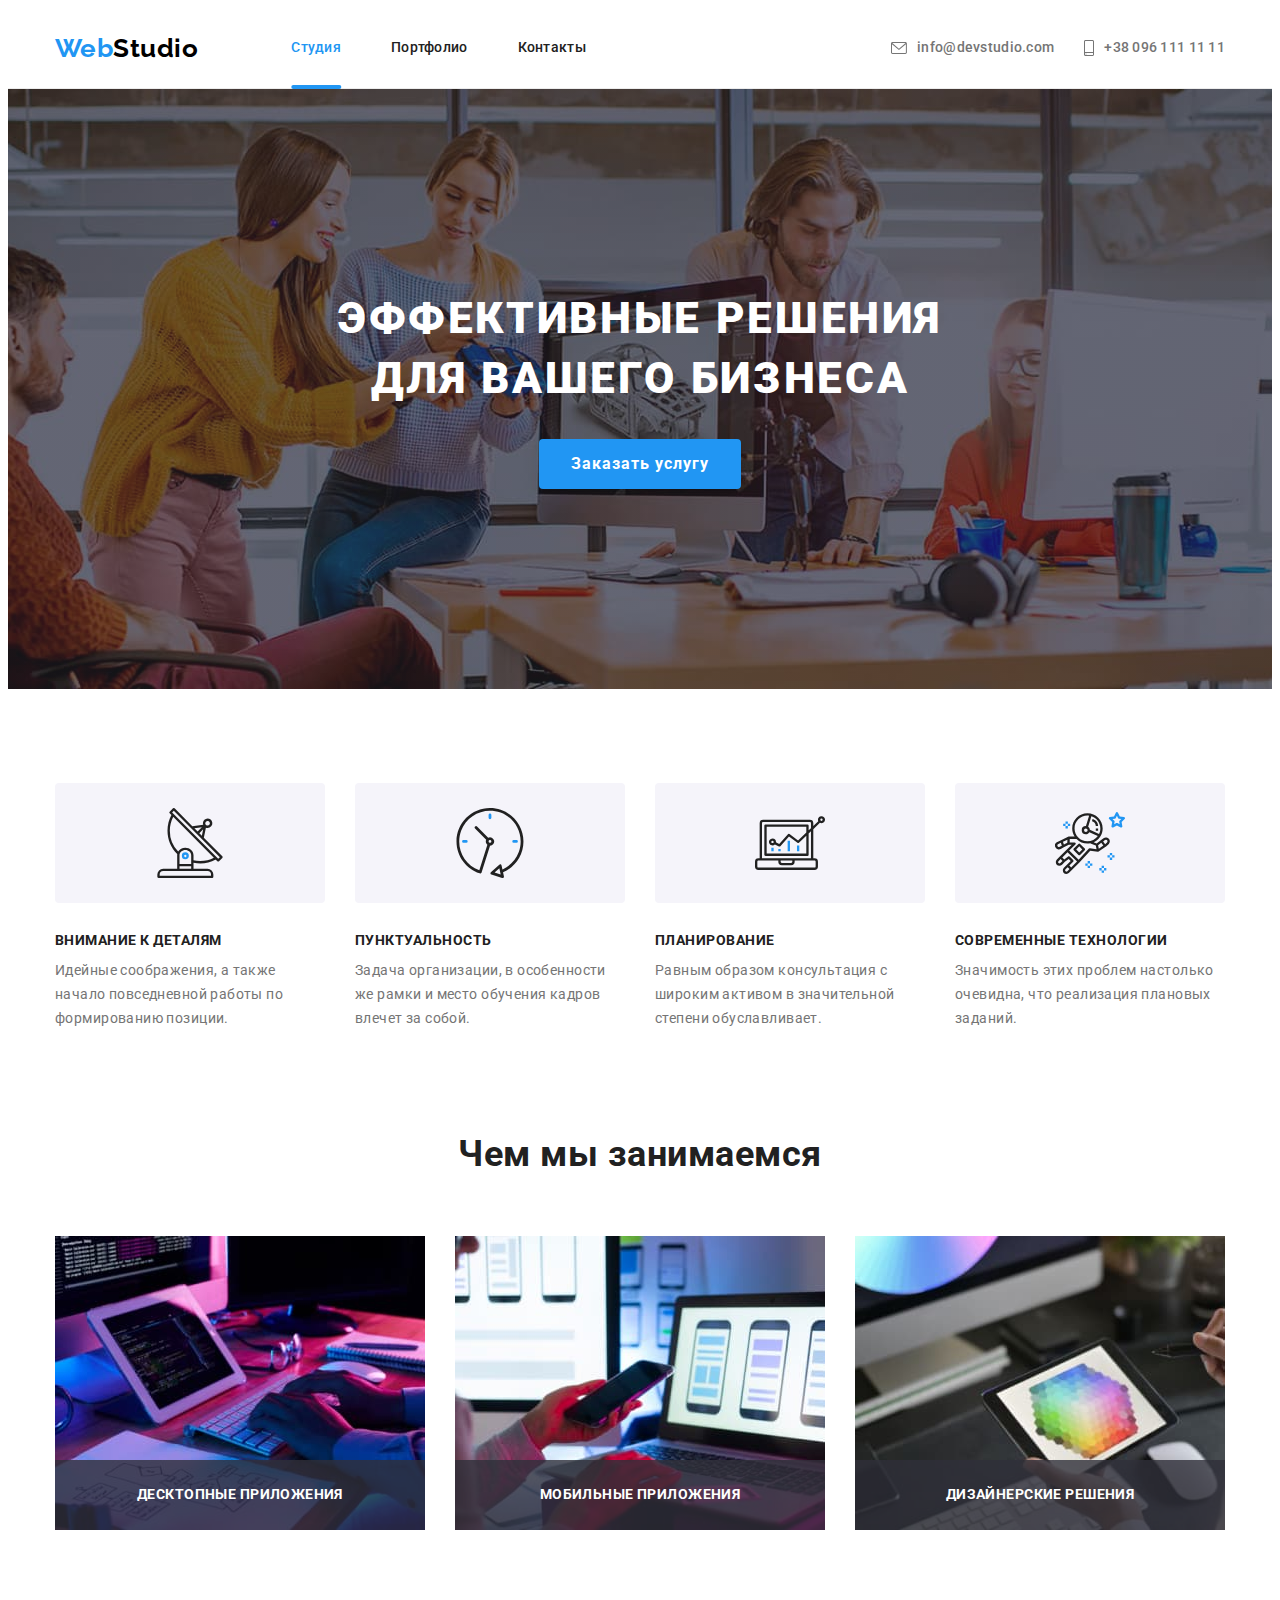
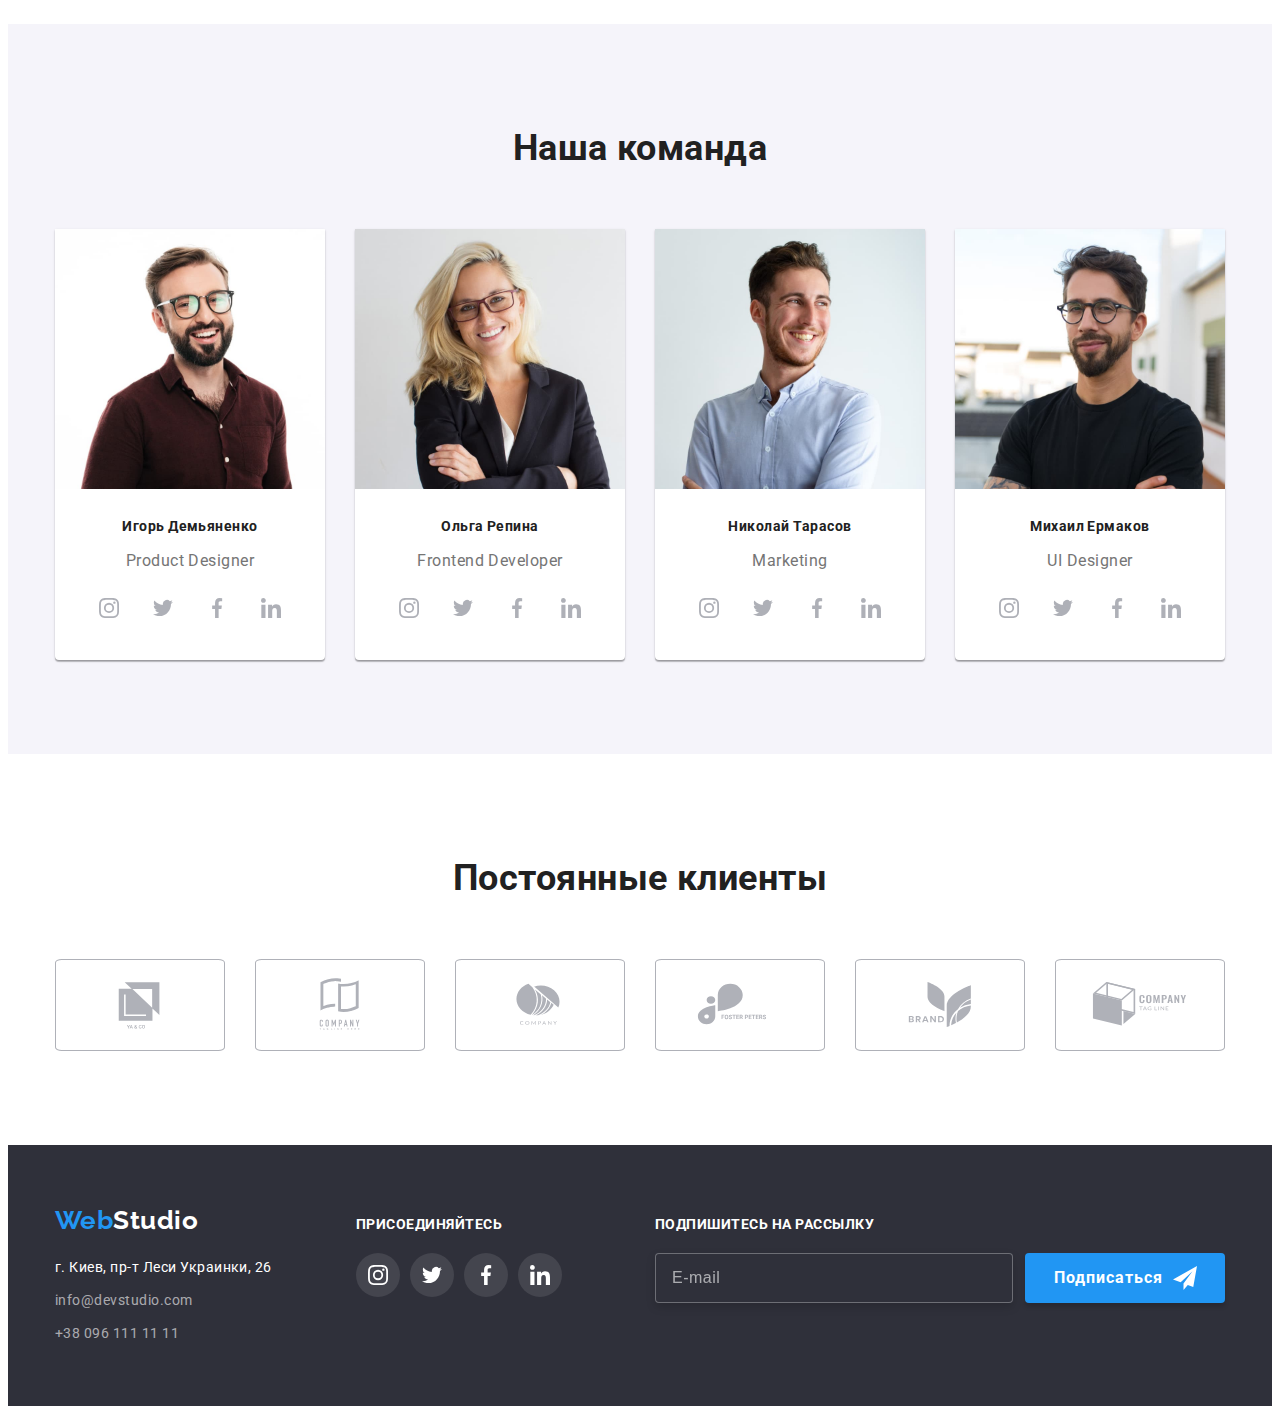
<file: index.html>
<!DOCTYPE html>
<html lang="ru">
  <head>
    <meta charset="UTF-8" />
    <meta http-equiv="X-UA-Compatible" content="IE=edge" />
    <meta name="viewport" content="width=device-width, initial-scale=1.0" />
    <title>Web Studio (Version 2.1)</title>
    <link rel="preconnect" href="https://fonts.googleapis.com" />
    <link rel="preconnect" href="https://fonts.gstatic.com" crossorigin />
    <link
      href="https://fonts.googleapis.com/css2?family=Raleway:wght@700&family=Roboto:wght@400;500;700;900&display=swap"
      rel="stylesheet"
    />
    <link
      rel="stylesheet"
      href="https://cdnjs.cloudflare.com/ajax/libs/modern-normalize/1.1.0/modern-normalize.min.css"
      integrity="sha512-wpPYUAdjBVSE4KJnH1VR1HeZfpl1ub8YT/NKx4PuQ5NmX2tKuGu6U/JRp5y+Y8XG2tV+wKQpNHVUX03MfMFn9Q=="
      crossorigin="anonymous"
      referrerpolicy="no-referrer"
    />
    <link rel="stylesheet" href="./css/main.min.css"/>
  </head>
  <body class="body">
    <header class="header">
      <div class="header__container">

        <!-- =====Logo===== -->

        <a class="logo" href="#" lang="en" >
          <span class="logo__span">Web</span>Studio
        </a>

        <!-- =====sait-nav===== -->

        <nav>
          <ul class="sait-nav">
            <li class="sait-nav__item"><a class="sait-nav__link sait-nav__link--current" href="">Студия</a></li>
            <li class="sait-nav__item"><a class="sait-nav__link" href="./portfolio.html">Портфолио</a></li>
            <li class="sait-nav__item"><a class="sait-nav__link" href="#">Контакты</a></li>
          </ul>
        </nav>

        <!-- =====contacts-nav=====  -->

        <ul class="contacts-nav">
          <li class="contacts-nav__item">
            <a class="contacts-nav__mail" href="mailto:info@devstudio.com">
              <svg class="contacts-nav__icon">
                <use href="./images/symbol-defs.svg#icon-envelope"></use>
              </svg>
              info@devstudio.com
            </a>
          </li>
          <li class="contacts-nav__item">
            <a class="contacts-nav__tell" href="tel:+380961111111">
              <svg class="contacts-nav__icon">
                <use href="./images/symbol-defs.svg#icon-smartphone"></use>
              </svg>
              +38 096 111 11 11
            </a>
          </li>
        </ul>
      </div>
    </header>

    

    <main class="main">

      <!-- =====Hero section===== -->

      <div class="hero">
        <div class="hero__container">
          <section>
            <h1 class="hero__title">
              Эффективные решения<br/>для вашего бизнеса
            </h1>

            <!-- =====button==== -->

            <button class="button" type="button"  data-modal-open>
              Заказать услугу
            </button>
            <div class="backdrop is-hidden" data-modal>
              <div class="modal">
                <button class="modal__button" data-modal-close>
                  <svg class="modal__icon-close">
                    <use href="./images/symbol-defs.svg#icon-close"></use>
                  </svg>
                </button>
                <p class="modal__text">Оставьте свои данные, мы вам перезвоним</p>
                <form class="inner">
                  <div class="inner__wrapper">
                    <label class="inner__signature" name="name"> Имя </label>
                    <span class="inner__position">
                      <input
                        class="inner__field"
                        type="text"
                        id="name"
                        autocomplete="off"
                      />
                      <svg class="inner__icon">
                        <use
                          href="./images/symbol-defs.svg#icon-person_modal"
                        ></use>
                      </svg>
                    </span>
                  </div>

                  <div class="inner__wrapper">
                    <label class="inner__signature" name="tel"> Имя </label>
                    <span class="inner__position">
                      <input
                        class="inner__field"
                        type="tel"
                        id="tel"
                        autocomplete="off"
                      />
                      <svg class="inner__icon">
                        <use
                          href="./images/symbol-defs.svg#icon-phone_modal"
                        ></use>
                      </svg>
                    </span>
                  </div>

                  <div class="inner__wrapper">
                    <label class="inner__signature" name="email"> Имя </label>
                    <span class="inner__position">
                      <input
                        class="inner__field"
                        type="email"
                        id="email"
                        autocomplete="off"
                      />
                      <svg class="inner__icon">
                        <use
                          href="./images/symbol-defs.svg#icon-email_modal"
                        ></use>
                      </svg>
                    </span>
                  </div>

                  <div class="inner__wrapper">
                    <label class="inner__signature" name="textarea">Комментарий</label>
                    <textarea
                      class="inner__field inner__field--textarea"
                      type="text"
                      id="textarea"
                      autocomplete="off"
                      placeholder="Введите текст"
                    ></textarea>
                  </div>

                  <div class="checkbox">
                    <label class="checkbox__inscription" name="checkbox">
                      <input
                        class="checkbox__check"
                        type="checkbox"
                        id="checkbox"
                        autocomplete="off"
                      />
                      <span class="checkbox__wrapper-icon">
                        <svg class="checkbox__icon">
                          <use
                            href="./images/symbol-defs.svg#icon-icon-check"
                          ></use>
                        </svg>
                      </span>
                      &nbsp; Соглашаюсь с рассылкой и принимаю &nbsp;
                      <a clas="checkbox__link" href="#">Условия договора</a>
                    </label>
                  </div>
                  <div class="inner__wrapper-submit">
                    <button type="submit" class="button">Отправить</button>
                  </div>
                </form>
              </div>
            </div>
          </section>
        </div>
      </div>

      <!-- =====section===== -->

      <section class="priorities">
        <div class="priorities__container">
          <h2 class="priorities__title"> <!-- Заголовок который нужно спрятать --></h2>
          <ul class="priorities__list">
            <li class="priorities__item">
              <div class="priorities__box">
                <svg class="priorities__icon">
                  <use href="./images/symbol-defs.svg#icon-antenna"></use>
                </svg>
              </div>
              <h3 class="priorities__headline">Внимание к деталям</h3>
              <p class="priorities__paragraph">
                Идейные соображения, а также начало повседневной работы по
                формированию позиции.
              </p>
            </li>
            <li class="priorities__item">
              <div class="priorities__box">
                <svg class="priorities__icon">
                  <use href="./images/symbol-defs.svg#icon-clock"></use>
                </svg>
              </div>
              <h3 class="priorities__headline">Пунктуальность</h3>
              <p class="priorities__paragraph">
                Задача организации, в особенности же рамки и место обучения
                кадров влечет за собой.
              </p>
            </li>
            <li class="priorities__item">
              <div class="priorities__box">
                <svg class="priorities__icon">
                  <use href="./images/symbol-defs.svg#icon-diagram"></use>
                </svg>
              </div>
              <h3 class="priorities__headline">Планирование</h3>
              <p class="priorities__paragraph">
                Равным образом консультация с широким активом в значительной
                степени обуславливает.
              </p>
            </li>
            <li class="priorities__item">
              <div class="priorities__box">
                <svg class="priorities__icon">
                  <use href="./images/symbol-defs.svg#icon-astronaut"></use>
                </svg>
              </div>
              <h3 class="priorities__headline">Современные технологии</h3>
              <p class="priorities__paragraph">
                Значимость этих проблем настолько очевидна, что реализация
                плановых заданий.
              </p>
            </li>
          </ul>
        </div>
      </section>

      <!-- =====What are we doing===== -->

      <section class="classes">
        <div class="classes__container">
          <h2 class="classes__title">Чем мы занимаемся</h2>
          <ul class="classes__list">
            <li class="classes__item">
              <img
                class="classes__no-gap"
                width="370"
                src="./images/what_are_we_doing_1.jpg"
                alt="Разработка проэкта"
              />
              <p class="classes__text">Десктопные приложения</p>
            </li>
            <li class="classes__item">
              <img
                class="classes__no-gap"
                width="370"
                src="./images/what_are_we_doing_2.jpg"
                alt="Оптимизация под мобильные устройства"
              />
              <p class="classes__text">Мобильные приложения</p>
            </li>
            <li class="classes__item">
              <img
                class="classes__no-gap"
                width="370"
                src="./images/what_are_we_doing_3.jpg"
                alt="Дизайнерские решения"
              />
              <p class="classes__text">Дизайнерские решения</p>
            </li>
          </ul>
        </div>
      </section>

      <!-- =====Our team===== -->

      <section class="representatives">
        <div class="representatives__container">
          <h2 class="representatives__title">Наша команда</h2>
          <ul class="representatives__list">

            <li class="representatives__item">
              <img
                class="representatives__no-gap"
                width="270"
                src="./images/ihor.jpg"
                alt="Игорь Демьяненко"
              />
              <div class="representatives__wrrapper">
                <h3 class="representatives__headline center">Игорь Демьяненко</h3>
                <p lang="en" class="representatives__text">Product Designer</p>                
                <!-- <section class="networks">
                  <a href="/" class="networks__link">
                    <svg class="networks__icon">
                      <use href="./images/symbol-defs.svg#icon-instagram"></use>
                    </svg>
                  </a>
                  <a href="/" class="networks__link">
                    <svg class="networks__icon">
                      <use href="./images/symbol-defs.svg#icon-twitter"></use>
                    </svg>
                  </a>
                  <a href="/" class="networks__link">
                    <svg class="networks__icon">
                      <use href="./images/symbol-defs.svg#icon-facebook"></use>
                    </svg>
                  </a>
                  <a href="/" class="networks__link">
                    <svg class="networks__icon">
                      <use href="./images/symbol-defs.svg#icon-linkedin"></use>
                    </svg>
                  </a>
                </section> -->

                <section class="socials">
                  <ul class="socials__list">
                    <li class="socials__item">
                      <a href="/" class="socials__link">
                        <svg class="socials__icon">
                          <use href="./images/symbol-defs.svg#icon-instagram"></use>
                        </svg>
                      </a>
                    </li>
                
                    <li class="socials__item">
                      <a href="/" class="socials__link">
                        <svg class="socials__icon">
                          <use href="./images/symbol-defs.svg#icon-twitter"></use>
                        </svg>
                      </a>
                    </li>
                
                    <li class="socials__item">
                      <a href="/" class="socials__link">
                        <svg class="socials__icon">
                          <use href="./images/symbol-defs.svg#icon-facebook"></use>
                        </svg>
                      </a>
                    </li>
                
                    <li class="socials__item">
                      <a href="/" class="socials__link">
                        <svg class="socials__icon">
                          <use href="./images/symbol-defs.svg#icon-linkedin"></use>
                        </svg>
                      </a>
                    </li>
                  </ul>
                </section>
              </div>
            </li>

            <li class="representatives__item">
              <img
                class="representatives__no-gap"
                width="270"
                src="./images/olga.jpg"
                alt="Ольга Репина"
              />
              <div class="representatives__wrrapper">
                <h3 class="representatives__headline center">Ольга Репина</h3>
                <p lang="en" class="representatives__text center">Frontend Developer</p>
                <!-- <section class="networks">
                  <a href="/" class="networks__link">
                    <svg class="networks__icon">
                      <use href="./images/symbol-defs.svg#icon-instagram"></use>
                    </svg>
                  </a>
                  <a href="/" class="networks__link">
                    <svg class="networks__icon">
                      <use href="./images/symbol-defs.svg#icon-twitter"></use>
                    </svg>
                  </a>
                  <a href="/" class="networks__link">
                    <svg class="networks__icon">
                      <use href="./images/symbol-defs.svg#icon-facebook"></use>
                    </svg>
                  </a>
                  <a href="/" class="networks__link">
                    <svg class="networks__icon">
                      <use href="./images/symbol-defs.svg#icon-linkedin"></use>
                    </svg>
                  </a>
                </section> -->

                <section class="socials">
                  <ul class="socials__list">
                    <li class="socials__item">
                      <a href="/" class="socials__link">
                        <svg class="socials__icon">
                          <use href="./images/symbol-defs.svg#icon-instagram"></use>
                        </svg>
                      </a>
                    </li>
                
                    <li class="socials__item">
                      <a href="/" class="socials__link">
                        <svg class="socials__icon">
                          <use href="./images/symbol-defs.svg#icon-twitter"></use>
                        </svg>
                      </a>
                    </li>
                
                    <li class="socials__item">
                      <a href="/" class="socials__link">
                        <svg class="socials__icon">
                          <use href="./images/symbol-defs.svg#icon-facebook"></use>
                        </svg>
                      </a>
                    </li>
                
                    <li class="socials__item">
                      <a href="/" class="socials__link">
                        <svg class="socials__icon">
                          <use href="./images/symbol-defs.svg#icon-linkedin"></use>
                        </svg>
                      </a>
                    </li>
                  </ul>
                </section>
              </div>
            </li>

            <li class="representatives__item">
              <img
                class="representatives__no-gap"
                width="270"
                src="./images/nikolay.jpg"
                alt="Николай Тарасов"
              />
              <div class="representatives__wrrapper">
                <h3 class="representatives__headline center">Николай Тарасов</h3>
                <p lang="en" class="representatives__text center">Marketing</p>
                <!-- <section class="networks">
                  <a href="/" class="networks__link">
                    <svg class="networks__icon">
                      <use href="./images/symbol-defs.svg#icon-instagram"></use>
                    </svg>
                  </a>
                  <a href="/" class="networks__link">
                    <svg class="networks__icon">
                      <use href="./images/symbol-defs.svg#icon-twitter"></use>
                    </svg>
                  </a>
                  <a href="/" class="networks__link">
                    <svg class="networks__icon">
                      <use href="./images/symbol-defs.svg#icon-facebook"></use>
                    </svg>
                  </a>
                  <a href="/" class="networks__link">
                    <svg class="networks__icon">
                      <use href="./images/symbol-defs.svg#icon-linkedin"></use>
                    </svg>
                  </a>
                </section> -->

                <section class="socials">
                  <ul class="socials__list">
                    <li class="socials__item">
                      <a href="/" class="socials__link">
                        <svg class="socials__icon">
                          <use href="./images/symbol-defs.svg#icon-instagram"></use>
                        </svg>
                      </a>
                    </li>
                
                    <li class="socials__item">
                      <a href="/" class="socials__link">
                        <svg class="socials__icon">
                          <use href="./images/symbol-defs.svg#icon-twitter"></use>
                        </svg>
                      </a>
                    </li>
                
                    <li class="socials__item">
                      <a href="/" class="socials__link">
                        <svg class="socials__icon">
                          <use href="./images/symbol-defs.svg#icon-facebook"></use>
                        </svg>
                      </a>
                    </li>
                
                    <li class="socials__item">
                      <a href="/" class="socials__link">
                        <svg class="socials__icon">
                          <use href="./images/symbol-defs.svg#icon-linkedin"></use>
                        </svg>
                      </a>
                    </li>
                  </ul>
                </section>
              </div>
            </li>

            <li class="representatives__item">
              <img
                class="representatives__no-gap"
                width="270"
                src="./images/mihail.jpg"
                alt="Михаил Ермаков"
              />
              <div class="representatives__wrrapper">
                <h3 class="representatives__headline center">Михаил Ермаков</h3>
                <p lang="en" class="representatives__text">UI Designer</p>
                <!-- <section class="networks">
                  <a href="/" class="networks__link">
                    <svg class="networks__icon">
                      <use href="./images/symbol-defs.svg#icon-instagram"></use>
                    </svg>
                  </a>
                  <a href="/" class="networks__link">
                    <svg class="networks__icon">
                      <use href="./images/symbol-defs.svg#icon-twitter"></use>
                    </svg>
                  </a>
                  <a href="/" class="networks__link">
                    <svg class="networks__icon">
                      <use href="./images/symbol-defs.svg#icon-facebook"></use>
                    </svg>
                  </a>
                  <a href="/" class="networks__link">
                    <svg class="networks__icon">
                      <use href="./images/symbol-defs.svg#icon-linkedin"></use>
                    </svg>
                  </a>
                </section> -->

                <section class="socials">
                  <ul class="socials__list">
                    <li class="socials__item">
                      <a href="/" class="socials__link">
                        <svg class="socials__icon">
                          <use href="./images/symbol-defs.svg#icon-instagram"></use>
                        </svg>
                      </a>
                    </li>
                
                    <li class="socials__item">
                      <a href="/" class="socials__link">
                        <svg class="socials__icon">
                          <use href="./images/symbol-defs.svg#icon-twitter"></use>
                        </svg>
                      </a>
                    </li>
                
                    <li class="socials__item">
                      <a href="/" class="socials__link">
                        <svg class="socials__icon">
                          <use href="./images/symbol-defs.svg#icon-facebook"></use>
                        </svg>
                      </a>
                    </li>
                
                    <li class="socials__item">
                      <a href="/" class="socials__link">
                        <svg class="socials__icon">
                          <use href="./images/symbol-defs.svg#icon-linkedin"></use>
                        </svg>
                      </a>
                    </li>
                  </ul>
                </section>
              </div>
            </li>
          </ul>
        </div>
      </section>

      <!-- =====Regular customers===== -->

      <section class="customers">
        <div class="customers__container">
          <h2 class="customers__title">Постоянные клиенты</h2>
          <ul class="customers__list">

            <li class="customers__item">
              <a href="/" class="customers__link">
                <svg class="customers__icon">
                  <use href="./images/symbol-defs.svg#icon-group_1"></use>
                </svg>
              </a>
            </li>

            <li class="customers__item">
              <a href="/" class="customers__link">
                <svg class="customers__icon">
                  <use href="./images/symbol-defs.svg#icon-group_2"></use>
                </svg>
              </a>
            </li>

            <li class="customers__item">
              <a href="/" class="customers__link">
                <svg class="customers__icon">
                  <use href="./images/symbol-defs.svg#icon-group_3"></use>
                </svg>
              </a>
            </li>

            <li class="customers__item">
              <a href="/" class="customers__link">
                <svg class="customers__icon">
                  <use href="./images/symbol-defs.svg#icon-group_4"></use>
                </svg>
              </a>
            </li>

            <li class="customers__item">
              <a href="/" class="customers__link">
                <svg class="customers__icon">
                  <use href="./images/symbol-defs.svg#icon-group_5"></use>
                </svg>
              </a>
            </li>

            <li class="customers__item">
              <a href="/" class="customers__link">
                <svg class="customers__icon">
                  <use href="./images/symbol-defs.svg#icon-group_6"></use>
                </svg>
              </a>
            </li>
          </ul>
        </div>
      </section>
    </main>

    <!-- =====Footer===== -->

    <footer class="footer">
      <div class="footer__container">
        <div class="footer__text">

          <!-- =====Logo===== -->

          <a class="logo logo--footer" href="#" lang="en">
            <span class="logo__span">Web</span>Studio
          </a>

          <!-- =====Adress===== -->

          <address class="adress">
            <ul class="adress_list">
              <li class="adress_item">
                <a
                 class="adress_link adress_link--geolocation"
                  href="https://goo.gl/maps/e9gc64bWVvTJH4VD8"                 
                  >г. Киев, пр-т Леси Украинки, 26
                </a>
              </li>
              <li class="adress_item">
                <a class="adress_link" href="mailto:info@devstudio.com" 
                  >info@devstudio.com
                </a>
              </li>
              <li class="adress_item">
                <a class="adress_link" href="tel:+380961111111" >+38 096 111 11 11</a>
              </li>
            </ul>
          </address>
        </div>

        <!-- =====Join===== -->

        <div class="join">
          <h2 class="join__title">присоединяйтесь</h2>
          <section class="socials">
            <ul class="socials__list">
              <li class="socials__item">
                <a href="/" class="socials__link socials__link--footer">
                  <svg class="socials__icon">
                    <use
                      href="./images/symbol-defs.svg#icon-instagram_footer"
                    ></use>
                  </svg>
                </a>
              </li>

              <li class="socials__item">
                <a href="/" class="socials__link socials__link--footer">
                  <svg class="socials__icon">
                    <use
                      href="./images/symbol-defs.svg#icon-twitter_footer"
                    ></use>
                  </svg>
                </a>
              </li>

              <li class="socials__item">
                <a href="/" class="socials__link socials__link--footer">
                  <svg class="socials__icon">
                    <use
                      href="./images/symbol-defs.svg#icon-facebook_footer"
                    ></use>
                  </svg>
                </a>
              </li>

              <li class="socials__item">
                <a href="/" class="socials__link socials__link--footer">
                  <svg class="socials__icon">
                    <use
                      href="./images/symbol-defs.svg#icon-linkedin_footer"
                    ></use>
                  </svg>
                </a>
              </li>
            </ul>
          </section>
        </div>

        <!-- =====Subscription===== -->

        <div class="subscription">
          <h2 class="subscription__title">Подпишитесь на рассылку</h2>
          <form class="subscription__form" action="" autocomplete="off">
            <input
              class="subscription__field"
              type="emeil"
              name="meil"
              placeholder="E-mail"
            />

            <button class="button button--footer" type="submit" data-modal-open>
              Подписаться
              <svg class="subscription__icon">
                <use href="./images/symbol-defs.svg#icon-icon_send"></use>
              </svg>
            </button>
          </form>
        </div>
      </div>
    </footer>

    <script src="./js/modal.js"></script>
  </body>
</html>
</file>
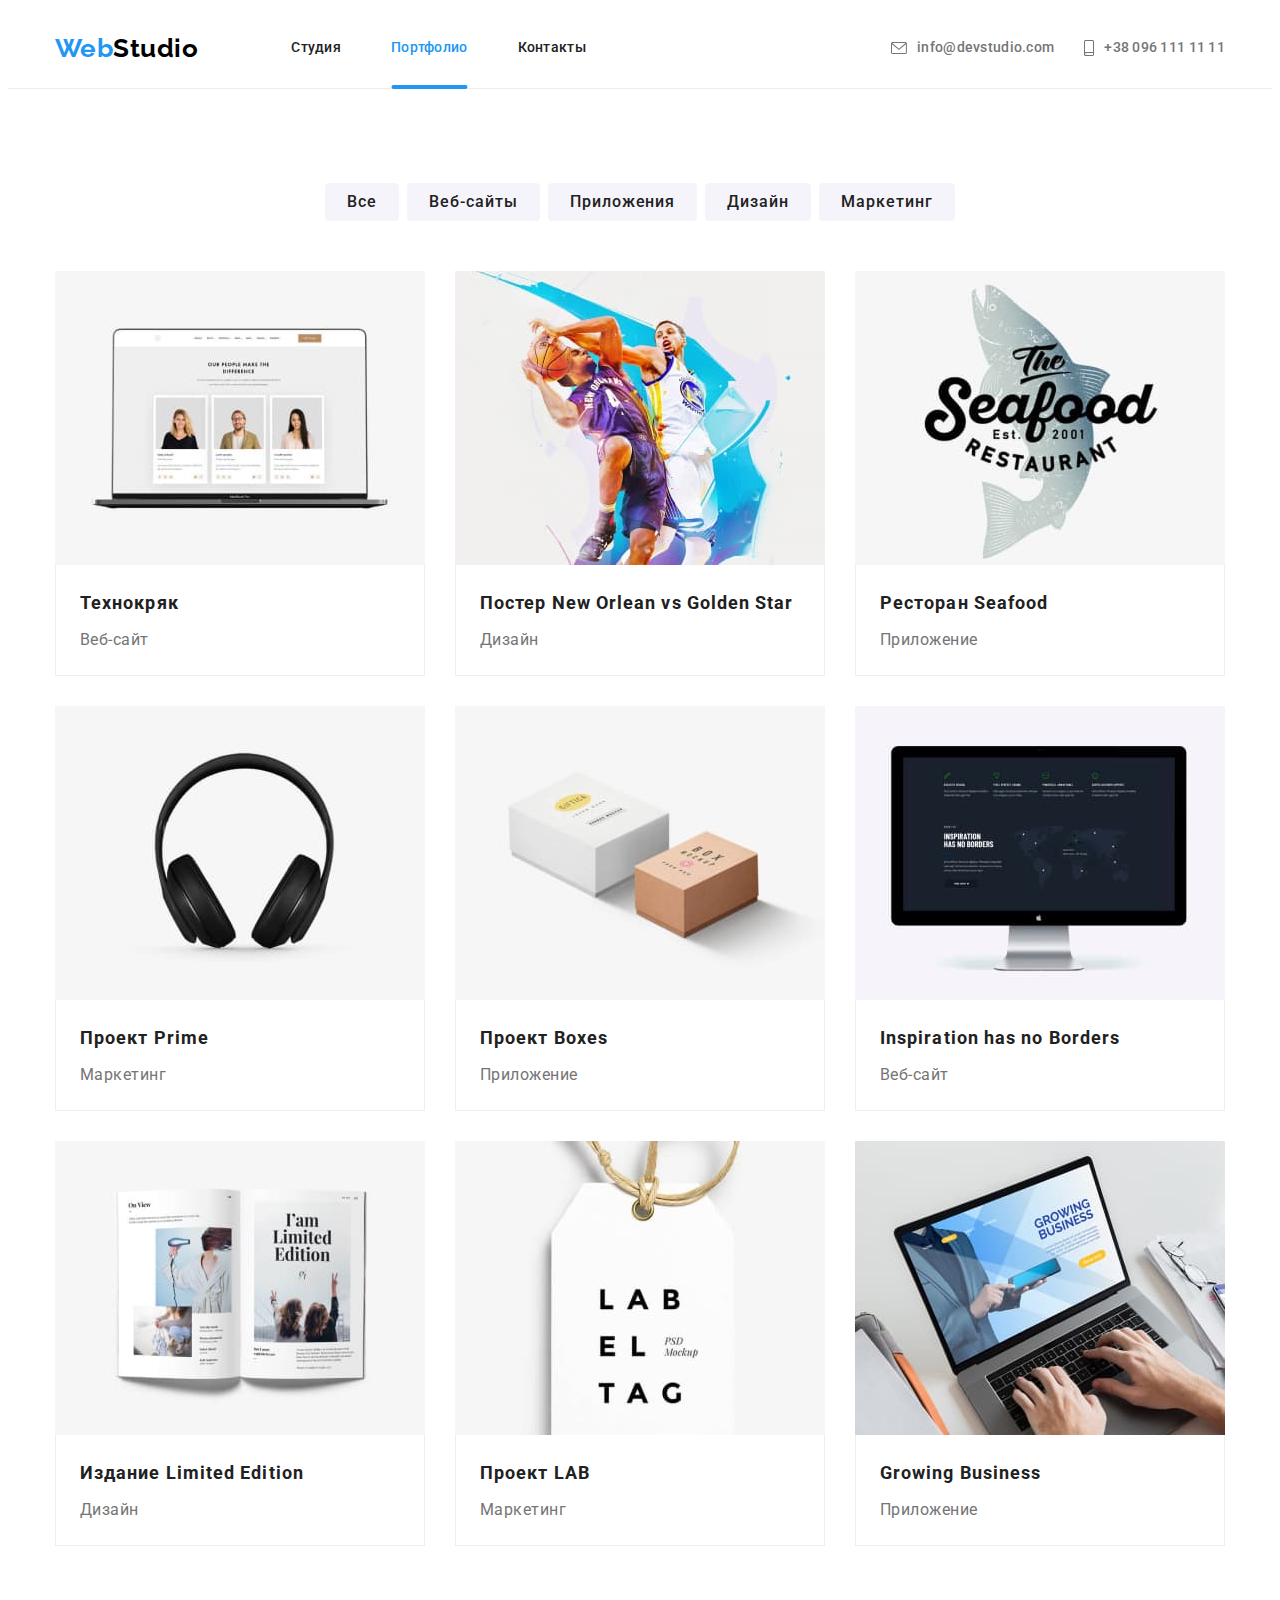
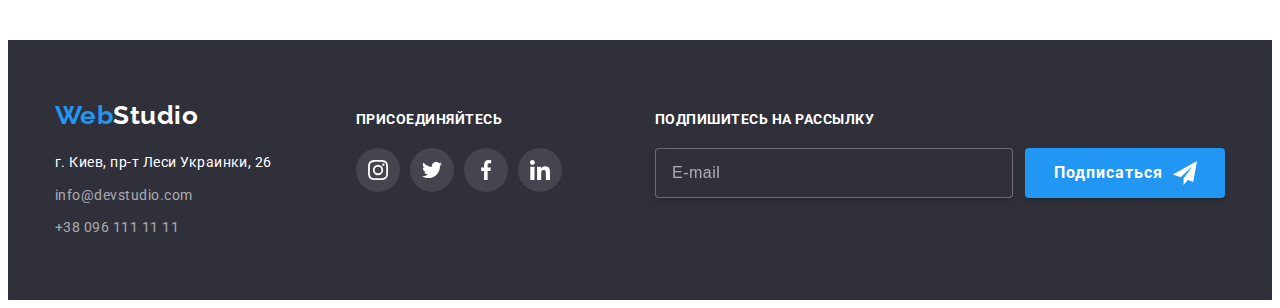
<file: portfolio.html>
<!DOCTYPE html>
<html lang="ru">

<head>
  <meta charset="UTF-8" />
  <meta http-equiv="X-UA-Compatible" content="IE=edge" />
  <meta name="viewport" content="width=device-width, initial-scale=1.0" />
  <title>Web Studio (Version 2.1)</title>
  <link rel="preconnect" href="https://fonts.googleapis.com" />
  <link rel="preconnect" href="https://fonts.gstatic.com" crossorigin />
  <link href="https://fonts.googleapis.com/css2?family=Raleway:wght@700&family=Roboto:wght@400;500;700;900&display=swap"
    rel="stylesheet" />
  <link rel="stylesheet" href="https://cdnjs.cloudflare.com/ajax/libs/modern-normalize/1.1.0/modern-normalize.min.css"
    integrity="sha512-wpPYUAdjBVSE4KJnH1VR1HeZfpl1ub8YT/NKx4PuQ5NmX2tKuGu6U/JRp5y+Y8XG2tV+wKQpNHVUX03MfMFn9Q=="
    crossorigin="anonymous" referrerpolicy="no-referrer" />
  <link rel="stylesheet" href="./css/main.min.css" />
</head>

<body class="body">
  <header class="header">
    <div class="header__container">

      <!-- =====Logo===== -->

      <a class="logo" href="#" lang="en">
        <span class="logo__span">Web</span>Studio
      </a>

      <!-- =====sait-nav===== -->

      <nav>
        <ul class="sait-nav">
          <li class="sait-nav__item"><a class="sait-nav__link" href="./index.html">Студия</a></li>
          <li class="sait-nav__item"><a class="sait-nav__link sait-nav__link--current" href="#">Портфолио</a></li>
          <li class="sait-nav__item"><a class="sait-nav__link" href="#">Контакты</a></li>
        </ul>
      </nav>

      <!-- =====contacts-nav=====  -->

      <ul class="contacts-nav">
        <li class="contacts-nav__item">
          <a class="contacts-nav__mail" href="mailto:info@devstudio.com">
            <svg class="contacts-nav__icon">
              <use href="./images/symbol-defs.svg#icon-envelope"></use>
            </svg>
            info@devstudio.com
          </a>
        </li>
        <li class="contacts-nav__item">
          <a class="contacts-nav__tell" href="tel:+380961111111">
            <svg class="contacts-nav__icon">
              <use href="./images/symbol-defs.svg#icon-smartphone"></use>
            </svg>
            +38 096 111 11 11
          </a>
        </li>
      </ul>
    </div>
  </header>

  <main>
    <section class="portfolio">
      <div class="portfolio__container">
        <h1 class="portfolio__title"></h1>
        <!-- Заголовок который нужно спрятать -->
  
        <!-- =====button===== -->
  
        <ul class="filters">
          <li class="filters__item">
            <button type="button" class="filters__button">Все</button>
          </li>
          <li class="filters__item">
            <button type="button" class="filters__button">Веб-сайты</button>
          </li>
          <li class="filters__item">
            <button type="button" class="filters__button">Приложения</button>
          </li>
          <li class="filters__item">
            <button type="button" class="filters__button">Дизайн</button>
          </li>
          <li class="item">
            <button type="filters__button" class="filters__button">Маркетинг</button>
          </li>
        </ul>
  
        <!-- ======cards===== -->
  
        <ul class="cards">
          <li class="cards__item">
            <div class="cards__container">
              <a class="cards__link" href="#">
                <div class="cards__box">
                  <img src="./images/tehnocryak.jpg" alt="Веб-сайт" width="370" class="cards__photo" />
                  <p class="cards__paragraph">
                    Технокряк это современная площадка распространения
                    коронавируса. Компании используют эту платформу для
                    цифрового шпионажа и атак на защищённые сервера
                    конкурентов.
                  </p>
                </div>
                <div class="cards__border">
                  <h2 class="cards__title">Технокряк</h2>
                  <p class="cards__text">Веб-сайт</p>
                </div>
              </a>
            </div>
          </li>
  
          <li class="cards__item">
            <div class="cards__container">
              <a class="cards__link" href="#">
                <div class="cards__box">
                  <img src="./images/new_orlean_vs_golden_star.jpg" alt="Веб-сайт" width="370" class="cards__photo" />
                  <p class="cards__paragraph">
                    Технокряк это современная площадка распространения
                    коронавируса. Компании используют эту платформу для
                    цифрового шпионажа и атак на защищённые сервера
                    конкурентов.
                  </p>
                </div>
                <div class="cards__border">
                  <h2 class="cards__title">Постер New Orlean vs Golden Star</h2>
                  <p class="cards__text">Дизайн</p>
                </div>
              </a>
            </div>
          </li>
  
          <li class="cards__item">
            <div class="cards__container">
              <a class="cards__link" href="#">
                <div class="cards__box">
                  <img src="./images/seafood.jpg" alt="Веб-сайт" width="370" class="cards__photo" />
                  <p class="cards__paragraph">
                    Технокряк это современная площадка распространения
                    коронавируса. Компании используют эту платформу для
                    цифрового шпионажа и атак на защищённые сервера
                    конкурентов.
                  </p>
                </div>
                <div class="cards__border">
                  <h2 class="cards__title">Ресторан Seafood</h2>
                  <p class="cards__text">Приложение</p>
                </div>
              </a>
            </div>
          </li>
  
          <li class="cards__item">
            <div class="cards__container">
              <a class="cards__link" href="#">
                <div class="cards__box">
                  <img src="./images/prime.jpg" alt="Веб-сайт" width="370" class="cards__photo" />
                  <p class="cards__paragraph">
                    Технокряк это современная площадка распространения
                    коронавируса. Компании используют эту платформу для
                    цифрового шпионажа и атак на защищённые сервера
                    конкурентов.
                  </p>
                </div>
                <div class="cards__border">
                  <h2 class="cards__title">Проект Prime</h2>
                  <p class="cards__text">Маркетинг</p>
                </div>
              </a>
            </div>
          </li>
  
          <li class="cards__item">
            <div class="cards__container">
              <a class="cards__link" href="#">
                <div class="cards__box">
                  <img src="./images/boxes.jpg" alt="Веб-сайт" width="370" class="cards__photo" />
                  <p class="cards__paragraph">
                    Технокряк это современная площадка распространения
                    коронавируса. Компании используют эту платформу для
                    цифрового шпионажа и атак на защищённые сервера
                    конкурентов.
                  </p>
                </div>
                <div class="cards__border">
                  <h2 class="cards__title">Проект Boxes</h2>
                  <p class="cards__text">Приложение</p>
                </div>
              </a>
            </div>
          </li>
  
          <li class="cards__item">
            <div class="cards__container">
              <a class="cards__link" href="#">
                <div class="cards__box">
                  <img src="./images/inspiration_has_no_borders.jpg" alt="Веб-сайт" width="370" class="cards__photo" />
                  <p class="cards__paragraph">
                    Технокряк это современная площадка распространения
                    коронавируса. Компании используют эту платформу для
                    цифрового шпионажа и атак на защищённые сервера
                    конкурентов.
                  </p>
                </div>
                <div class="cards__border">
                  <h2 class="cards__title">Inspiration has no Borders</h2>
                  <p class="cards__text">Веб-сайт</p>
                </div>
              </a>
            </div>
          </li>
  
          <li class="cards__item">
            <div class="cards__container">
              <a class="cards__link" href="#">
                <div class="cards__box">
                  <img src="./images/limited_edition.jpg" alt="Веб-сайт" width="370" class="cards__photo" />
                  <p class="cards__paragraph">
                    Технокряк это современная площадка распространения
                    коронавируса. Компании используют эту платформу для
                    цифрового шпионажа и атак на защищённые сервера
                    конкурентов.
                  </p>
                </div>
                <div class="cards__border">
                  <h2 class="cards__title">Издание Limited Edition</h2>
                  <p class="cards__text">Дизайн</p>
                </div>
              </a>
            </div>
          </li>
  
          <li class="cards__item">
            <div class="cards__container">
              <a class="cards__link" href="#">
                <div class="cards__box">
                  <img src="./images/lab.jpg" alt="Веб-сайт" width="370" class="cards__photo" />
                  <p class="cards__paragraph">
                    Технокряк это современная площадка распространения
                    коронавируса. Компании используют эту платформу для
                    цифрового шпионажа и атак на защищённые сервера
                    конкурентов.
                  </p>
                </div>
                <div class="cards__border">
                  <h2 class="cards__title">Проект LAB</h2>
                  <p class="cards__text">Маркетинг</p>
                </div>
              </a>
            </div>
          </li>
  
          <li class="cards__item">
            <div class="cards__container">
              <a class="cards__link" href="#">
                <div class="cards__box">
                  <img src="./images/growing_business.jpg" alt="Веб-сайт" width="370" class="cards__photo" />
                  <p class="cards__paragraph">
                    Технокряк это современная площадка распространения
                    коронавируса. Компании используют эту платформу для
                    цифрового шпионажа и атак на защищённые сервера
                    конкурентов.
                  </p>
                </div>
                <div class="cards__border">
                  <h2 class="cards__title">Growing Business</h2>
                  <p class="cards__text">Приложение</p>
                </div>
              </a>
            </div>
          </li>
        </ul>
      </div>
    </section>
  </main>

  <!-- =====Footer===== -->

  <footer class="footer">
    <div class="footer__container">
      <div class="footer__text">

        <!-- =====Logo===== -->

        <a class="logo logo--footer" href="#" lang="en">
          <span class="logo__span">Web</span>Studio
        </a>

        <!-- =====Adress===== -->

        <address class="adress">
          <ul class="adress_list">
            <li class="adress_item">
              <a class="adress_link adress_link--geolocation" href="https://goo.gl/maps/e9gc64bWVvTJH4VD8">г. Киев, пр-т
                Леси Украинки, 26
              </a>
            </li>
            <li class="adress_item">
              <a class="adress_link" href="mailto:info@devstudio.com">info@devstudio.com
              </a>
            </li>
            <li class="adress_item">
              <a class="adress_link" href="tel:+380961111111">+38 096 111 11 11</a>
            </li>
          </ul>
        </address>
      </div>

      <!-- =====Join===== -->

      <div class="join">
        <h2 class="join__title">присоединяйтесь</h2>
        <section class="socials">
          <ul class="socials__list">
            <li class="socials__item">
              <a href="/" class="socials__link socials__link--footer">
                <svg class="socials__icon">
                  <use href="./images/symbol-defs.svg#icon-instagram_footer"></use>
                </svg>
              </a>
            </li>

            <li class="socials__item">
              <a href="/" class="socials__link socials__link--footer">
                <svg class="socials__icon">
                  <use href="./images/symbol-defs.svg#icon-twitter_footer"></use>
                </svg>
              </a>
            </li>

            <li class="socials__item">
              <a href="/" class="socials__link socials__link--footer">
                <svg class="socials__icon">
                  <use href="./images/symbol-defs.svg#icon-facebook_footer"></use>
                </svg>
              </a>
            </li>

            <li class="socials__item">
              <a href="/" class="socials__link socials__link--footer">
                <svg class="socials__icon">
                  <use href="./images/symbol-defs.svg#icon-linkedin_footer"></use>
                </svg>
              </a>
            </li>
          </ul>
        </section>
      </div>

      <!-- =====Subscription===== -->

      <div class="subscription">
        <h2 class="subscription__title">Подпишитесь на рассылку</h2>
        <form class="subscription__form" action="" autocomplete="off">
          <input class="subscription__field" type="emeil" name="meil" placeholder="E-mail" />

          <button class="button button--footer" type="submit" data-modal-open>
            Подписаться
            <svg class="subscription__icon">
              <use href="./images/symbol-defs.svg#icon-icon_send"></use>
            </svg>
          </button>
        </form>
      </div>
    </div>
  </footer>

  <script src="./js/modal.js"></script>
</body>

</html>
</file>
<file: css/main.min.css>
*,*::before,*::after{-webkit-box-sizing:border-box;box-sizing:border-box}.body{background-color:#fff;color:#757575;font-family:Roboto,sans-serif;letter-spacing:.03em}.priorities__container,.classes__container,.representatives__container,.customers__container,.footer__container,.portfolio__container{width:1200px;padding-left:15px;padding-right:15px;margin:0 auto}h1,h2,h3,p{margin:0}.logo,.sait-nav__link,.contacts-nav__mail,.contacts-nav__tell,.socials__link,.customers__link,.adress_link,.cards__link{text-decoration:none;-webkit-transition:color 250ms cubic-bezier(0.4, 0, 0.2, 1),background-color 250ms cubic-bezier(0.4, 0, 0.2, 1);-o-transition:color 250ms cubic-bezier(0.4, 0, 0.2, 1),background-color 250ms cubic-bezier(0.4, 0, 0.2, 1);transition:color 250ms cubic-bezier(0.4, 0, 0.2, 1),background-color 250ms cubic-bezier(0.4, 0, 0.2, 1)}.sait-nav,.contacts-nav,.priorities__list,.classes__list,.representatives__list,.socials__list,.customers__list,.adress_list,.filters,.cards{list-style:none;padding:0;margin:0}.logo{display:block;margin-right:93px;color:#000;font-family:Raleway,sans-serif;font-weight:700;font-size:26px;line-height:1.19}.logo__span{color:#2196f3}.logo--footer{color:#fff;margin-bottom:20px}.sait-nav{display:-webkit-box;display:-webkit-flex;display:-ms-flexbox;display:flex;letter-spacing:0.02em;font-weight:500;font-size:14px;line-height:1.14}.sait-nav__item:not(:last-child){margin-right:50px}.sait-nav__link{padding-top:32px;padding-bottom:32px;color:#212121}.sait-nav__link:hover,.sait-nav__link:focus{color:#2196f3}.sait-nav__link--current{color:#2196f3;position:relative}.sait-nav__link--current::after{content:"";position:absolute;display:inline-block;width:100%;height:4px;-webkit-transform:translate(-100%, 1125%);-ms-transform:translate(-100%, 1125%);transform:translate(-100%, 1125%);-webkit-border-radius:2px;border-radius:2px;opacity:1;background-color:#2196f3}.contacts-nav{display:-webkit-box;display:-webkit-flex;display:-ms-flexbox;display:flex;margin-left:auto;letter-spacing:0.02em;font-weight:500;font-size:14px;line-height:1.14}.contacts-nav__mail{display:-webkit-box;display:-webkit-flex;display:-ms-flexbox;display:flex;-webkit-box-align:center;-webkit-align-items:center;-ms-flex-align:center;align-items:center;color:#757575}.contacts-nav__mail:hover{color:#2196f3}.contacts-nav__mail:focus{color:#2196f3}.contacts-nav__tell{display:-webkit-box;display:-webkit-flex;display:-ms-flexbox;display:flex;-webkit-box-align:center;-webkit-align-items:center;-ms-flex-align:center;align-items:center;color:#757575}.contacts-nav__tell:hover{color:#2196f3}.contacts-nav__tell:focus{color:#2196f3}.contacts-nav__item:not(:last-child){margin-right:30px}.contacts-nav__icon{margin-right:10px;width:16px;height:12px;fill:currentColor}.contacts-nav__item:last-child .contacts-nav__icon{width:10px;height:16px}.header{border-bottom:1px solid #ececec}.header__container{width:1200px;padding-left:15px;padding-right:15px;margin:0 auto;display:-webkit-box;display:-webkit-flex;display:-ms-flexbox;display:flex;-webkit-box-align:center;-webkit-align-items:center;-ms-flex-align:center;align-items:center;min-height:80px}.button{position:relative;min-width:200px;min-height:50px;padding:10px 32px;text-align:center;color:#fff;background:#2196f3;font-family:inherit;letter-spacing:0.06em;font-weight:700;font-size:16px;line-height:1.87;-webkit-border-radius:4px;border-radius:4px;border:none;-webkit-box-shadow:0px 4px 4px rgba(0,0,0,0.15);box-shadow:0px 4px 4px rgba(0,0,0,0.15);cursor:pointer}.button--footer{padding-right:62px}.button--footer{padding-left:29px}.checkbox{display:inline-block;padding-left:12px;padding-right:11px;margin-bottom:30px}.checkbox__inscription{display:-webkit-box;display:-webkit-flex;display:-ms-flexbox;display:flex;-webkit-box-align:center;-webkit-align-items:center;-ms-flex-align:center;align-items:center;position:relative;font-size:14px;line-height:1.71;letter-spacing:0.03em;color:#757575}.checkbox__wrapper-icon::after{margin-left:30px}.checkbox__wrapper-icon{position:absolute;top:50%;left:0;-webkit-transform:translateY(-50%);-ms-transform:translateY(-50%);transform:translateY(-50%);width:16px;height:15px;border:2px solid #212121;-webkit-border-radius:4px;border-radius:4px;background-color:#fff;-webkit-transition:background-color 250ms cubic-bezier(0.4, 0, 0.2, 1),border 250ms cubic-bezier(0.4, 0, 0.2, 1);-o-transition:background-color 250ms cubic-bezier(0.4, 0, 0.2, 1),border 250ms cubic-bezier(0.4, 0, 0.2, 1);transition:background-color 250ms cubic-bezier(0.4, 0, 0.2, 1),border 250ms cubic-bezier(0.4, 0, 0.2, 1);-webkit-background-origin:content-box;background-origin:content-box}.checkbox__check:checked+.checkbox__wrapper-icon{background-color:#2196f3;-webkit-background-size:contain;background-size:contain;border-color:rgba(0,0,0,0)}.checkbox__icon{top:50%;left:0;-webkit-transform:translateY(-50%);-ms-transform:translateY(-50%);transform:translateY(-50%);width:100%;height:100%;-webkit-background-size:contain;background-size:contain}.checkbox a{color:#2196f3;text-decoration:underline}.inner{display:-webkit-box;display:-webkit-flex;display:-ms-flexbox;display:flex;-webkit-box-orient:vertical;-webkit-box-direction:normal;-webkit-flex-direction:column;-ms-flex-direction:column;flex-direction:column}.inner__wrapper{display:-webkit-box;display:-webkit-flex;display:-ms-flexbox;display:flex;-webkit-box-orient:vertical;-webkit-box-direction:normal;-webkit-flex-direction:column;-ms-flex-direction:column;flex-direction:column;margin-bottom:10px}.inner .inner__wrapper:nth-child(4){margin-bottom:20px}.inner__signature{margin-bottom:4px;text-align:start;font-family:Roboto,sans-serif;font-style:normal;font-weight:normal;font-size:12px;line-height:1.16;letter-spacing:0.01em;color:#757575}.inner__position{position:relative}.inner__field{width:100%;height:40px;border:1px solid rgba(33,33,33,0.2);-webkit-border-radius:4px;border-radius:4px;outline:none;padding-left:42px;padding-right:42px;-webkit-transition:border-color var(--transition);-o-transition:border-color var(--transition);transition:border-color var(--transition)}.inner__field:focus{border-color:#2196f3}.inner__field.inner__field--textarea{resize:none;height:120px;padding:12px 16px}.inner__field.inner__field--textarea[placeholder]::-webkit-input-placeholder{font-size:12px;line-height:1.16;letter-spacing:0.01em;color:rgba(117,117,117,0.5)}.inner__field.inner__field--textarea[placeholder]::-ms-input-placeholder{font-size:12px;line-height:1.16;letter-spacing:0.01em;color:rgba(117,117,117,0.5)}.inner__field.inner__field--textarea[placeholder]::-ms-input-placeholder{font-size:12px;line-height:1.16;letter-spacing:0.01em;color:rgba(117,117,117,0.5)}.inner__field.inner__field--textarea[placeholder]:-ms-input-placeholder{font-size:12px;line-height:1.16;letter-spacing:0.01em;color:rgba(117,117,117,0.5)}.inner__field.inner__field--textarea[placeholder]::placeholder{font-size:12px;line-height:1.16;letter-spacing:0.01em;color:rgba(117,117,117,0.5)}.inner__icon{position:absolute;width:18px;height:18px;top:50%;left:12px;-webkit-transform:translateY(-50%);-ms-transform:translateY(-50%);transform:translateY(-50%);color:currentColor;-webkit-transition:fill 250ms cubic-bezier(0.4, 0, 0.2, 1);-o-transition:fill 250ms cubic-bezier(0.4, 0, 0.2, 1);transition:fill 250ms cubic-bezier(0.4, 0, 0.2, 1)}.inner__field:focus+.inner__icon{fill:#2196f3}.inner__wrapper-submit{display:-webkit-box;display:-webkit-flex;display:-ms-flexbox;display:flex;-webkit-box-pack:center;-webkit-justify-content:center;-ms-flex-pack:center;justify-content:center}.modal{position:absolute;width:528px;height:581px;-webkit-transform:translate(-50%, -50%);-ms-transform:translate(-50%, -50%);transform:translate(-50%, -50%);-webkit-border-radius:4px;border-radius:4px;padding:40px;top:50%;left:50%;background-color:#fff;-webkit-box-shadow:0px 1px 3px rgba(0,0,0,0.12),0px 1px 1px rgba(0,0,0,0.14),0px 2px 1px rgba(0,0,0,0.2);box-shadow:0px 1px 3px rgba(0,0,0,0.12),0px 1px 1px rgba(0,0,0,0.14),0px 2px 1px rgba(0,0,0,0.2)}.modal__button{position:absolute;display:-webkit-box;display:-webkit-flex;display:-ms-flexbox;display:flex;-webkit-box-pack:center;-webkit-justify-content:center;-ms-flex-pack:center;justify-content:center;-webkit-box-align:center;-webkit-align-items:center;-ms-flex-align:center;align-items:center;right:8px;top:8px;width:30px;height:30px;-webkit-border-radius:50%;border-radius:50%;border:1px solid rgba(0,0,0,0.1);cursor:pointer;background-color:#fff}.modal__icon-close{width:30px;height:30px;fill:currentColor;-webkit-transition:color 250ms cubic-bezier(0.4, 0, 0.2, 1);-o-transition:color 250ms cubic-bezier(0.4, 0, 0.2, 1);transition:color 250ms cubic-bezier(0.4, 0, 0.2, 1)}.modal__button:hover .modal__icon-close,.modal__button:focus .modal__icon-close{color:#2196f3}.modal__text{font-family:Roboto,sans-serif;font-style:normal;font-weight:bold;font-size:20px;line-height:1.15;text-align:center;letter-spacing:0.03em;margin-bottom:12px;color:#212121}.backdrop{position:fixed;z-index:999;top:0;left:0;width:100%;height:100%;opacity:1;visibility:visible;-webkit-transition:opacity 250ms cubic-bezier(0.4, 0, 0.2, 1),visibility 250ms cubic-bezier(0.4, 0, 0.2, 1);-o-transition:opacity 250ms cubic-bezier(0.4, 0, 0.2, 1),visibility 250ms cubic-bezier(0.4, 0, 0.2, 1);transition:opacity 250ms cubic-bezier(0.4, 0, 0.2, 1),visibility 250ms cubic-bezier(0.4, 0, 0.2, 1);background-color:rgba(0,0,0,0.2)}.backdrop.is-hidden{opacity:0;pointer-events:none}.hero{padding-top:200px;padding-bottom:200px;text-align:center;background:#c4c4c4;max-width:1600px;height:600px;margin-left:auto;margin-right:auto;-webkit-background-size:cover;background-size:cover;background-repeat:no-repeat;background-position:center;background-image:-webkit-gradient(linear, left top, right top, from(rgba(47,48,58,0.4)), to(rgba(47,48,58,0.4))),url("../images/bg_hero.jpg");background-image:-webkit-linear-gradient(left, rgba(47,48,58,0.4), rgba(47,48,58,0.4)),url("../images/bg_hero.jpg");background-image:-o-linear-gradient(left, rgba(47,48,58,0.4), rgba(47,48,58,0.4)),url("../images/bg_hero.jpg");background-image:linear-gradient(to right, rgba(47,48,58,0.4), rgba(47,48,58,0.4)),url("../images/bg_hero.jpg")}.hero__container{width:1200px;padding-left:15px;padding-right:15px;margin:0 auto}.hero__title{margin-bottom:30px;text-transform:uppercase;color:#fff;letter-spacing:0.06em;font-weight:900;font-size:44px;line-height:1.36}.priorities{padding-top:94px;padding-bottom:0px}.priorities__title{margin:0}.priorities__list{display:-webkit-box;display:-webkit-flex;display:-ms-flexbox;display:flex}.priorities__item{width:270px}.priorities__item:not(:last-child){margin-right:30px}.priorities__box{display:-webkit-box;display:-webkit-flex;display:-ms-flexbox;display:flex;-webkit-box-pack:center;-webkit-justify-content:center;-ms-flex-pack:center;justify-content:center;padding:25px 100px;margin-bottom:30px;background-color:#f5f4fa;-webkit-border-radius:4px;border-radius:4px}.priorities__icon{width:70px;height:70px;-webkit-box-align:center;-webkit-align-items:center;-ms-flex-align:center;align-items:center}.priorities__headline{margin-bottom:10px;font-weight:700;font-size:14px;line-height:1.14;text-transform:uppercase;color:#212121}.priorities__paragraph{font-size:14px;line-height:1.7;letter-spacing:0.03em}.classes{padding-top:94px;padding-bottom:94px}.classes__title{margin-bottom:50px;text-align:center;font-weight:700;font-size:36px;line-height:1.7;color:#212121}.classes__list{display:-webkit-box;display:-webkit-flex;display:-ms-flexbox;display:flex;-webkit-box-pack:justify;-webkit-justify-content:space-between;-ms-flex-pack:justify;justify-content:space-between}.classes__item{position:relative}.classes__no-gap{display:block}.classes__text{position:absolute;display:-webkit-box;display:-webkit-flex;display:-ms-flexbox;display:flex;text-align:center;-webkit-box-pack:center;-webkit-justify-content:center;-ms-flex-pack:center;justify-content:center;width:100%;height:70px;-webkit-transform:translateY(-100%);-ms-transform:translateY(-100%);transform:translateY(-100%);padding-top:27px;padding-bottom:27px;font-family:Roboto,sans-serif;font-style:normal;font-weight:bold;font-size:14px;line-height:1.14;letter-spacing:0.03em;text-transform:uppercase;color:#fff;background-color:rgba(47,48,58,0.8)}.representatives{padding-top:94px;padding-bottom:94px;background-color:#f5f4fa}.representatives__title{margin-bottom:50px;text-align:center;font-weight:700;font-size:36px;line-height:1.7;color:#212121}.representatives__list{display:-webkit-box;display:-webkit-flex;display:-ms-flexbox;display:flex}.representatives__item{width:270px;-webkit-border-radius:0px 0px 4px 4px;border-radius:0px 0px 4px 4px;-webkit-box-shadow:0px 1px 3px rgba(0,0,0,0.12),0px 1px 1px rgba(0,0,0,0.14),0px 2px 1px rgba(0,0,0,0.2);box-shadow:0px 1px 3px rgba(0,0,0,0.12),0px 1px 1px rgba(0,0,0,0.14),0px 2px 1px rgba(0,0,0,0.2);background-color:#fff}.representatives__item:not(:last-child){margin-right:30px}.representatives__no-gap{display:block;-webkit-box-sizing:border-box;box-sizing:border-box}.representatives__wrrapper{padding:30px 32px}.representatives__headline{text-align:center;margin-bottom:16px;font-weight:700;font-size:14px;line-height:1.14;color:#212121}.representatives__text{text-align:center;margin-bottom:16px}.socials__list{display:-webkit-box;display:-webkit-flex;display:-ms-flexbox;display:flex}.socials__item{-webkit-box-pack:center;-webkit-justify-content:center;-ms-flex-pack:center;justify-content:center}.socials__item:not(:last-child){margin-right:10px}.socials__link{display:-webkit-box;display:-webkit-flex;display:-ms-flexbox;display:flex;-webkit-box-pack:center;-webkit-justify-content:center;-ms-flex-pack:center;justify-content:center;-webkit-box-align:center;-webkit-align-items:center;-ms-flex-align:center;align-items:center;width:44px;height:44px;-webkit-border-radius:50%;border-radius:50%;color:#aeb0b7}.socials__link:hover,.socials__link:focus{background-color:#2196f3;color:#fff;cursor:pointer}.socials__link:not(:last-child){margin-right:10px}.socials__icon{width:20px;height:20px;fill:currentColor}.socials__link--footer{background-color:rgba(255,255,255,0.1)}.customers{padding-top:94px;padding-bottom:94px}.customers__title{margin-bottom:50px;text-align:center;font-weight:700;font-size:36px;line-height:1.7;color:#212121}.customers__list{display:-webkit-box;display:-webkit-flex;display:-ms-flexbox;display:flex;-webkit-box-pack:justify;-webkit-justify-content:space-between;-ms-flex-pack:justify;justify-content:space-between}.customers__link{display:-webkit-box;display:-webkit-flex;display:-ms-flexbox;display:flex;-webkit-box-pack:center;-webkit-justify-content:center;-ms-flex-pack:center;justify-content:center;-webkit-box-align:center;-webkit-align-items:center;-ms-flex-align:center;align-items:center;width:170px;height:92px;border:1px solid #afb1b8;-webkit-border-radius:4%;border-radius:4%;color:#afb1b8}.customers__link:hover,.customers__link:focus{border-color:#2196f3;color:#2196f3;cursor:pointer}.customers__icon{width:106px;height:60px;fill:currentColor}.footer{padding-top:60px;padding-bottom:60px;background-color:#2f303a}.footer__container{display:-webkit-box;display:-webkit-flex;display:-ms-flexbox;display:flex}.footer__text{width:231px}.adress_link{display:block;font-weight:400;font-size:14px;line-height:1.71;font-style:normal;color:rgba(255,255,255,0.6)}.adress_item:first-child .adress_link{color:#fff}.adress_item:not(:last-child) .adress_link{margin-bottom:9px}.adress_link:hover,.adress_link:focus,.adress_item:first-child .adress_link:focus,.adress_item:first-child .adress_link:hover{color:#2196f3}.join{margin-left:70px;padding-top:12px;padding-bottom:40px}.join__title{margin-bottom:20px;font-weight:700;font-size:14px;line-height:1.14;text-transform:uppercase;color:#fff}.subscription{width:663px;margin-left:93px;padding-top:12px;padding-bottom:40px}.subscription__title{font-weight:700;font-size:14px;line-height:1.14;text-transform:uppercase;margin-bottom:20px;color:#fff}.subscription__form{display:-webkit-box;display:-webkit-flex;display:-ms-flexbox;display:flex}.subscription__field{width:358px;height:50px;border:1px solid rgba(255,255,255,0.3);background-color:#2f303a;-webkit-filter:drop-shadow(0px 4px 4px rgba(0,0,0,0.15));filter:drop-shadow(0px 4px 4px rgba(0,0,0,0.15));padding:15px 16px;margin-right:12px;-webkit-border-radius:4px;border-radius:4px;-webkit-transition:border 250ms cubic-bezier(0.4, 0, 0.2, 1);-o-transition:border 250ms cubic-bezier(0.4, 0, 0.2, 1);transition:border 250ms cubic-bezier(0.4, 0, 0.2, 1);font-style:normal;font-weight:normal;font-size:16px;line-height:1.25;letter-spacing:.03em;color:rgba(255,255,255,0.6)}.subscription__field:focus{outline:none;border:1px solid #2196f3}.subscription__field[type="emeil"]::-webkit-input-placeholder{font-style:normal;font-weight:normal;font-size:16px;line-height:1.25;letter-spacing:0.03em;color:rgba(255,255,255,0.6)}.subscription__field[type="emeil"]::-ms-input-placeholder{font-style:normal;font-weight:normal;font-size:16px;line-height:1.25;letter-spacing:0.03em;color:rgba(255,255,255,0.6)}.subscription__field[type="emeil"]::-ms-input-placeholder{font-style:normal;font-weight:normal;font-size:16px;line-height:1.25;letter-spacing:0.03em;color:rgba(255,255,255,0.6)}.subscription__field[type="emeil"]:-ms-input-placeholder{font-style:normal;font-weight:normal;font-size:16px;line-height:1.25;letter-spacing:0.03em;color:rgba(255,255,255,0.6)}.subscription__field[type="emeil"]::placeholder{font-style:normal;font-weight:normal;font-size:16px;line-height:1.25;letter-spacing:0.03em;color:rgba(255,255,255,0.6)}.subscription__icon{position:absolute;top:50%;right:28px;-webkit-transform:translateY(-50%);-ms-transform:translateY(-50%);transform:translateY(-50%);width:24px;height:24px}.portfolio{padding-top:94px;padding-bottom:94px}.filters{display:-webkit-box;display:-webkit-flex;display:-ms-flexbox;display:flex;-webkit-box-pack:center;-webkit-justify-content:center;-ms-flex-pack:center;justify-content:center;margin-bottom:50px}.filters__item:not(:last-child){margin-right:8px}.filters__button{color:#212121;background:#f5f4fa;font-family:inherit;letter-spacing:0.06em;font-weight:500;font-size:16px;line-height:1.62;-webkit-border-radius:4px;border-radius:4px;padding:6px 22px;border:0;outline:0;cursor:pointer;-webkit-transition:color 250ms cubic-bezier(0.4, 0, 0.2, 1),background-color 250ms cubic-bezier(0.4, 0, 0.2, 1),-webkit-box-shadow 250ms cubic-bezier(0.4, 0, 0.2, 1);transition:color 250ms cubic-bezier(0.4, 0, 0.2, 1),background-color 250ms cubic-bezier(0.4, 0, 0.2, 1),-webkit-box-shadow 250ms cubic-bezier(0.4, 0, 0.2, 1);-o-transition:color 250ms cubic-bezier(0.4, 0, 0.2, 1),background-color 250ms cubic-bezier(0.4, 0, 0.2, 1),box-shadow 250ms cubic-bezier(0.4, 0, 0.2, 1);transition:color 250ms cubic-bezier(0.4, 0, 0.2, 1),background-color 250ms cubic-bezier(0.4, 0, 0.2, 1),box-shadow 250ms cubic-bezier(0.4, 0, 0.2, 1);transition:color 250ms cubic-bezier(0.4, 0, 0.2, 1),background-color 250ms cubic-bezier(0.4, 0, 0.2, 1),box-shadow 250ms cubic-bezier(0.4, 0, 0.2, 1),-webkit-box-shadow 250ms cubic-bezier(0.4, 0, 0.2, 1)}.filters__button:hover,.filters__button:focus{color:#fff;background-color:#2196f3;-webkit-box-shadow:0px 3px 1px rgba(0,0,0,0.1),0px 1px 2px rgba(0,0,0,0.08),0px 2px 2px rgba(0,0,0,0.12);box-shadow:0px 3px 1px rgba(0,0,0,0.1),0px 1px 2px rgba(0,0,0,0.08),0px 2px 2px rgba(0,0,0,0.12)}.cards{display:-webkit-box;display:-webkit-flex;display:-ms-flexbox;display:flex;-webkit-flex-wrap:wrap;-ms-flex-wrap:wrap;flex-wrap:wrap}.cards__item:not(:nth-child(n+7)){margin-bottom:30px}.cards__item:not(:nth-child(3n+3)){margin-right:30px}.cards__container{background-color:#fff}.cards__link{display:block}.cards__link:hover,.cards__link:focus{-webkit-box-shadow:0px 1px 1px rgba(0,0,0,0.12),0px 4px 4px rgba(0,0,0,0.06),1px 4px 6px rgba(0,0,0,0.16);box-shadow:0px 1px 1px rgba(0,0,0,0.12),0px 4px 4px rgba(0,0,0,0.06),1px 4px 6px rgba(0,0,0,0.16)}.cards__box{position:relative;overflow:hidden}.cards__box::before{display:inline-block;content:"";position:absolute;width:100%;height:100%;background-color:rgba(33,150,243,0.9);opacity:1;-webkit-transform:translateY(100%);-ms-transform:translateY(100%);transform:translateY(100%);-webkit-transition:-webkit-transform 250ms cubic-bezier(0.4, 0, 0.2, 1);transition:-webkit-transform 250ms cubic-bezier(0.4, 0, 0.2, 1);-o-transition:transform 250ms cubic-bezier(0.4, 0, 0.2, 1);transition:transform 250ms cubic-bezier(0.4, 0, 0.2, 1);transition:transform 250ms cubic-bezier(0.4, 0, 0.2, 1), -webkit-transform 250ms cubic-bezier(0.4, 0, 0.2, 1)}.cards__link:hover .cards__box::before{-webkit-transform:translateY(0%);-ms-transform:translateY(0%);transform:translateY(0%)}.cards__photo{display:block}.cards__paragraph{display:block;position:absolute;left:24px;bottom:63px;width:322px;-webkit-transform:translateY(100%);-ms-transform:translateY(100%);transform:translateY(100%);-webkit-transition:-webkit-transform 250ms cubic-bezier(0.4, 0, 0.2, 1);transition:-webkit-transform 250ms cubic-bezier(0.4, 0, 0.2, 1);-o-transition:transform 250ms cubic-bezier(0.4, 0, 0.2, 1);transition:transform 250ms cubic-bezier(0.4, 0, 0.2, 1);transition:transform 250ms cubic-bezier(0.4, 0, 0.2, 1), -webkit-transform 250ms cubic-bezier(0.4, 0, 0.2, 1);font-style:normal;font-weight:normal;font-size:18px;line-height:1.56;letter-spacing:0.03em;color:#fff;opacity:0}.cards__link:hover .cards__paragraph{opacity:1;-webkit-transform:translateY(0);-ms-transform:translateY(0);transform:translateY(0)}.cards__border{border:1px solid #eee;border-top:none;padding-top:20px;padding-bottom:20px;padding-left:24px;padding-right:24px}.cards__title{color:#212121;font-weight:700;font-size:18px;line-height:2;letter-spacing:0.06em;margin-bottom:4px}.cards__text{color:#757575;font-size:16px;line-height:1.87}
/*# sourceMappingURL=main.min.css.map */
</file>
